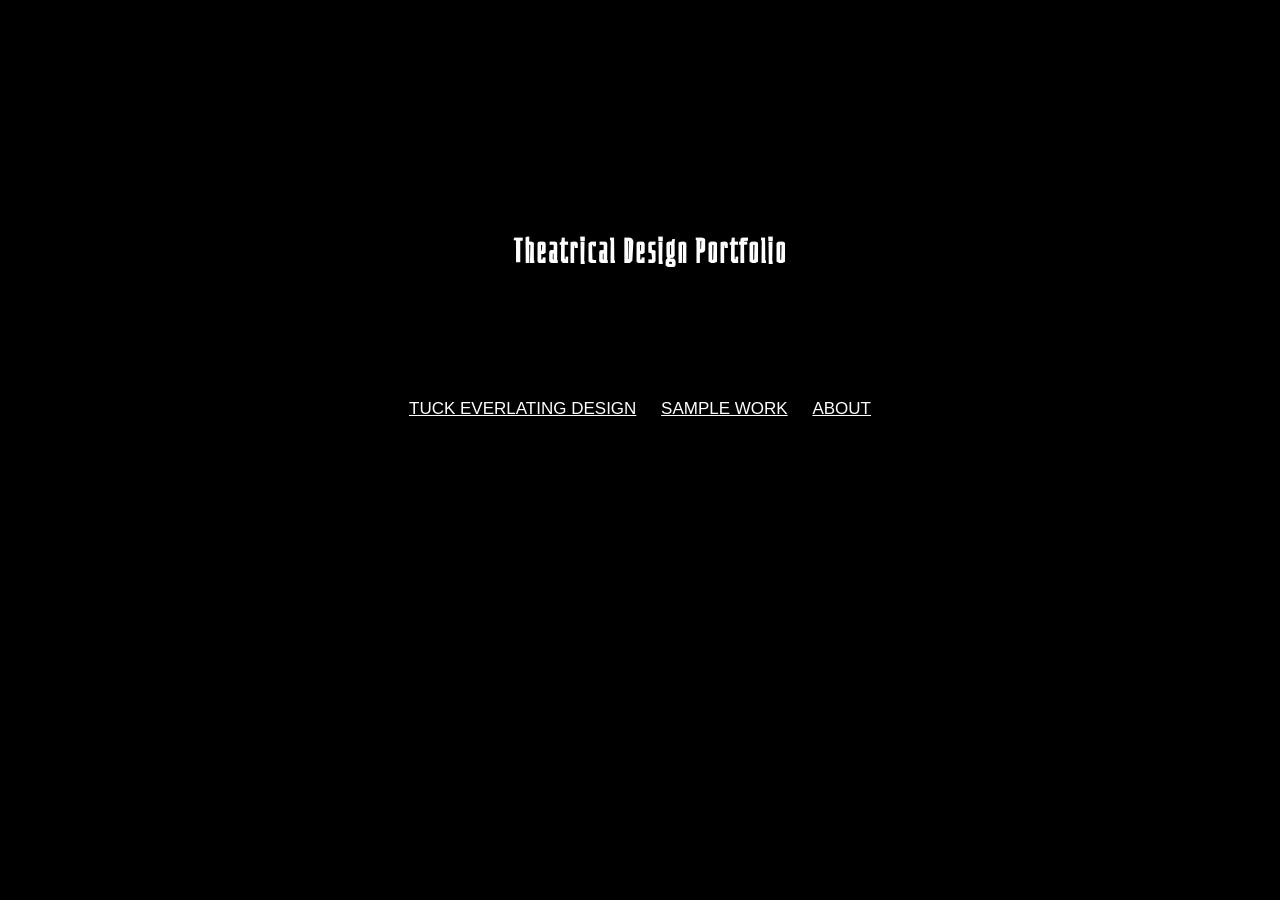
<file: index.html>
<!DOCTYPE html>
<html lang="en">
<head>
    <meta charset="UTF-8">
    <meta name="viewport" content="width=device-width, initial-scale=1.0">
    <meta http-equiv="X-UA-Compatible" content="ie=edge">
    <title> HOME </title>
    <link rel="stylesheet" href="./style.css">
    <link rel="icon" href="./favicon.ico" type="image/x-icon">
    <style>
        body {
            background-color: #000;
            margin: 0;
            padding: 0;
            color: #fff;
            width: 100%;
            height: auto;
            text-align: center;
        }
        a{
           padding: 10px;
            color: #fff;
        }
        img{
            width: 100%;
        }
        
    </style>
    </head>
    <body>
        <div class="HOME">
            <h1 style="margin-top: 18%;">Theatrical Design Portfolio</h1>
           
        </div>
        <div style="margin-top: 10%;">
            <a href="tuckever.html">TUCK EVERLATING DESIGN</a> 
            <a href="https://bntuma.com/gallery.html">SAMPLE WORK</a>
            <a href="about.html">ABOUT</a>
            
        </div>
        
        
    </body>
</html>
</file>
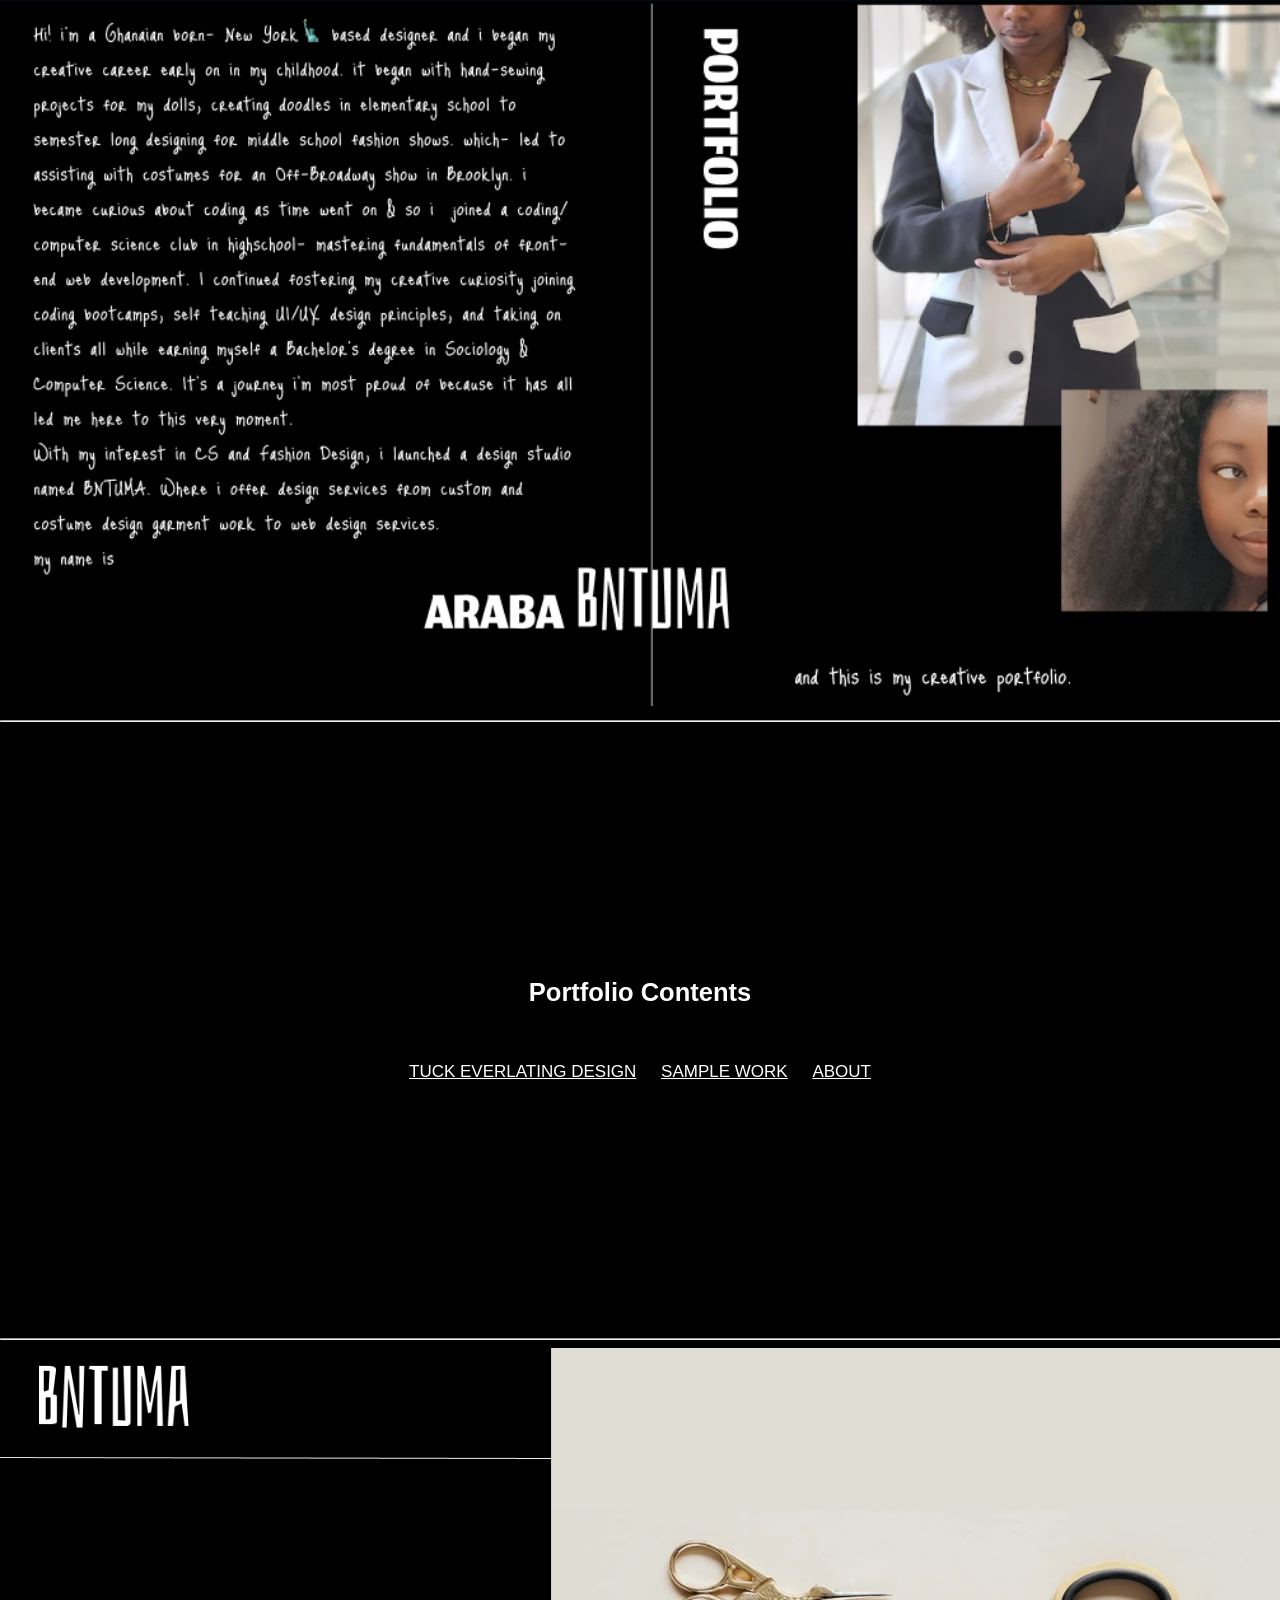
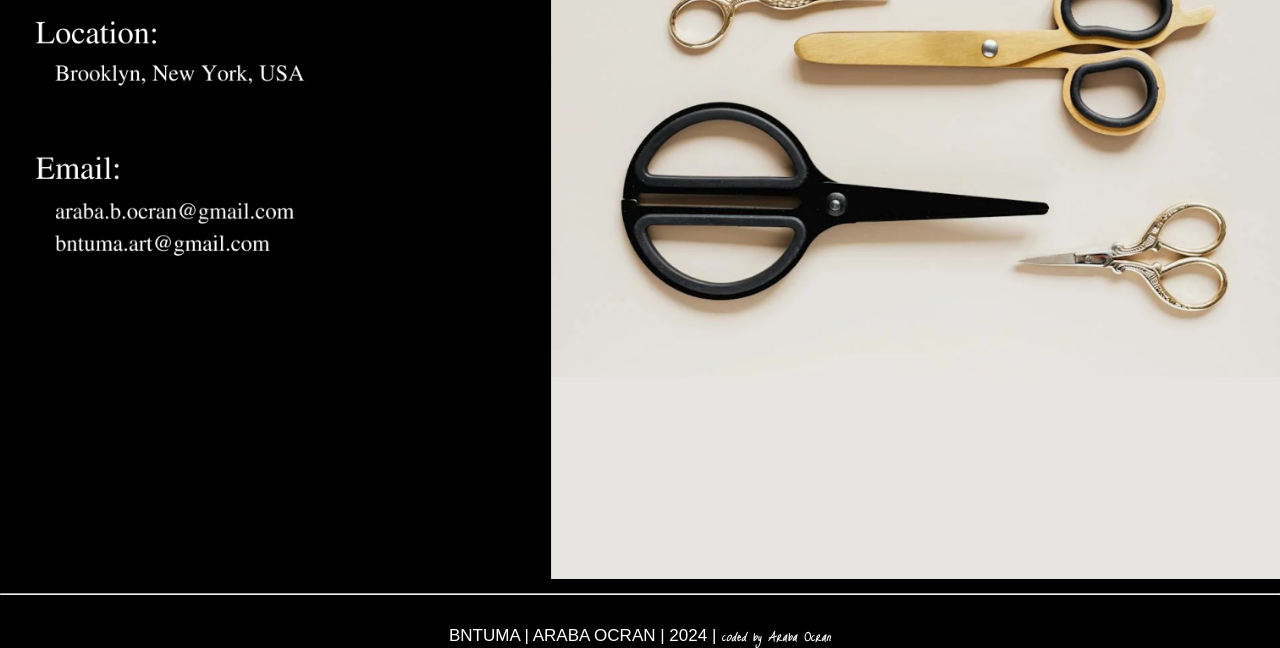
<file: about.html>
<!DOCTYPE html>
<html lang="en">
<head>
    <meta charset="UTF-8">
    <meta name="viewport" content="width=device-width, initial-scale=1.0">
    <meta http-equiv="X-UA-Compatible" content="ie=edge">
    <title> HOME </title>
    <link rel="stylesheet" href="./style.css">
    <link rel="icon" href="./favicon.ico" type="image/x-icon">
    
    <style>
        body{
            color: #fff;
        }
        a{
           padding: 10px;
            color: #fff;
        }
        img{
            width: 100%;
        }
        h2{
            color: #fff;
            text-align: center;
            margin-bottom: 55px
        }
        .pc{
            text-align: center;
        }
        .footer{
            text-align: center;
        }
    
    </style>
</head>
    
    <body>
        <img src="bio.png">
        <hr>
        <div class="pc" style="margin-top: 20%; margin-bottom: 20%;">
            <h2>Portfolio Contents</h2>
        
            <a href="tuckever.html">TUCK EVERLATING DESIGN</a> 
            <a href="https://bntuma.com/gallery.html">SAMPLE WORK</a>
            <a href="https://www.bntuma.com/about.html">ABOUT</a>
        
        </div>
        <hr>
        <img src="CONTACT.png">
        <div class="footer">
             <hr>
             <br> BNTUMA |  ARABA OCRAN | 2024  | <i style="color: #FFF; font-family: Just Me Again Down Here;"> coded by Araba Ocran</i> </div>
    </body>
    





</html>
</file>
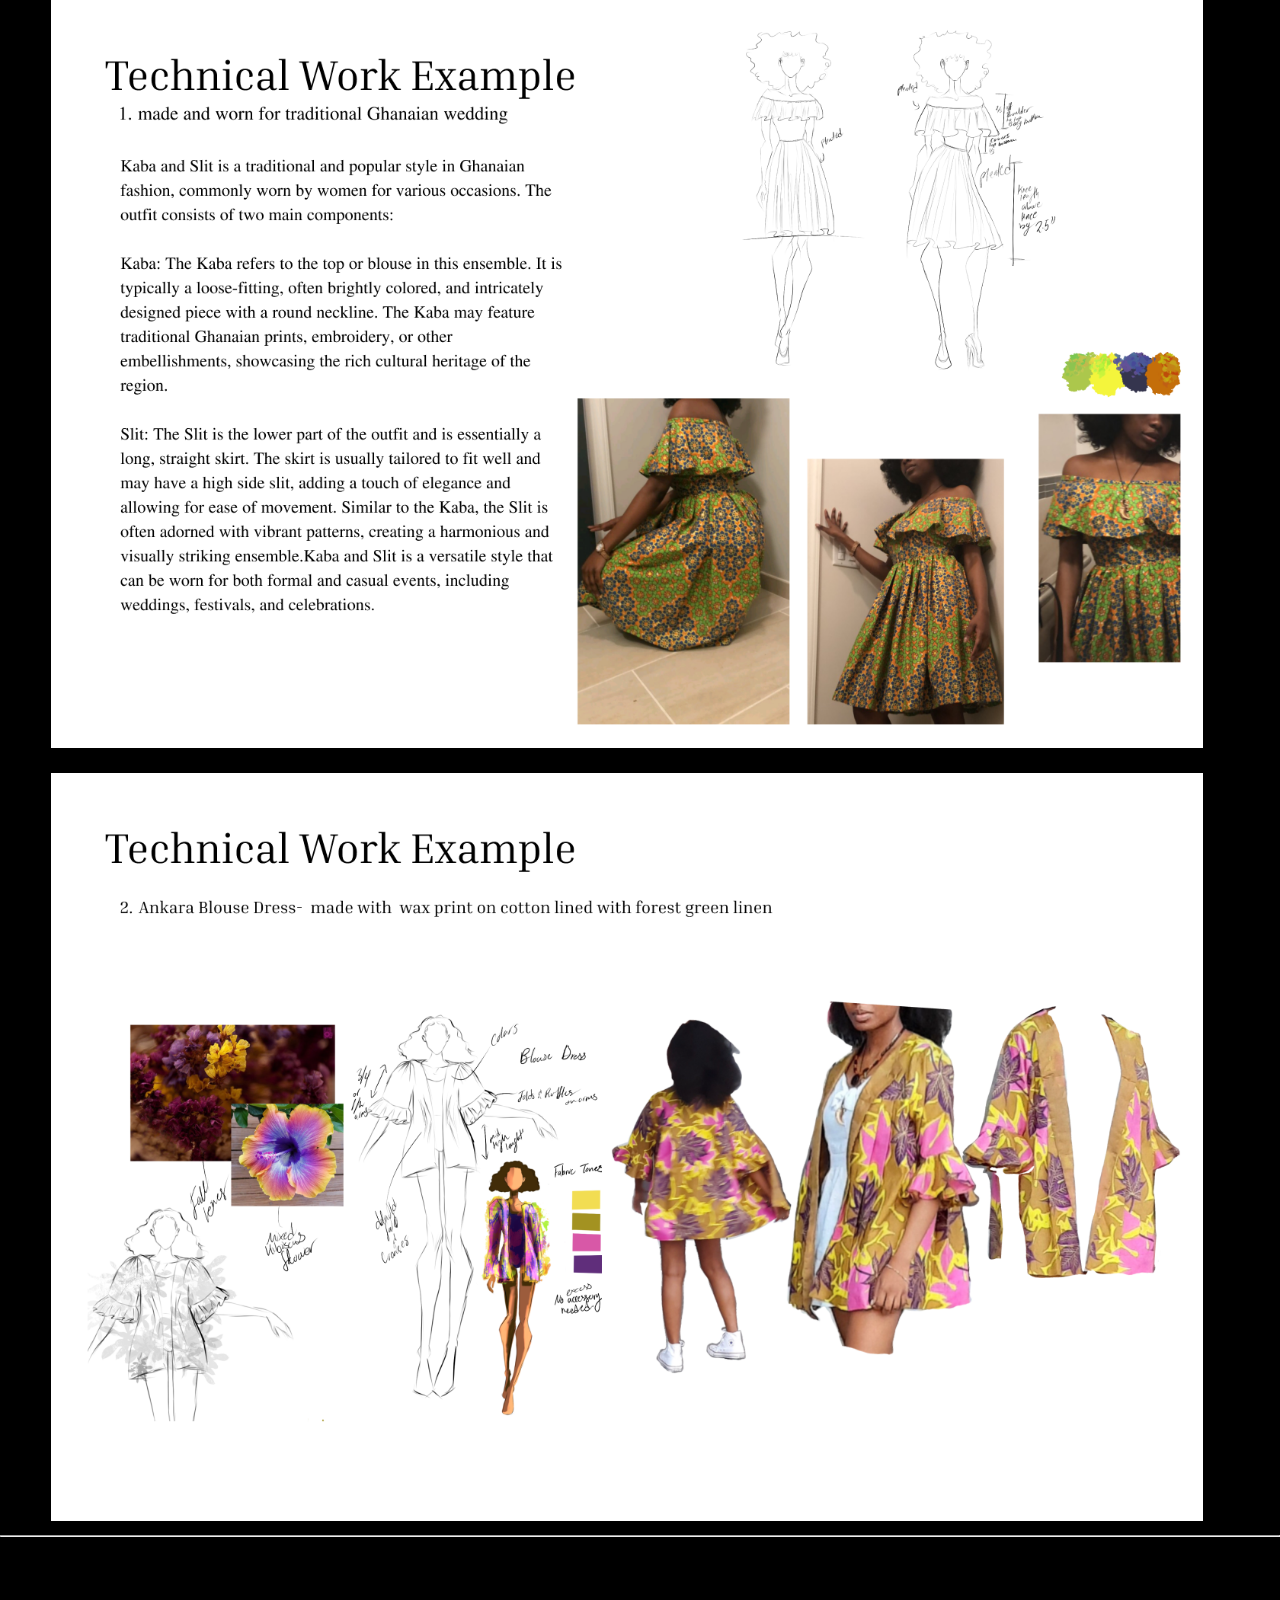
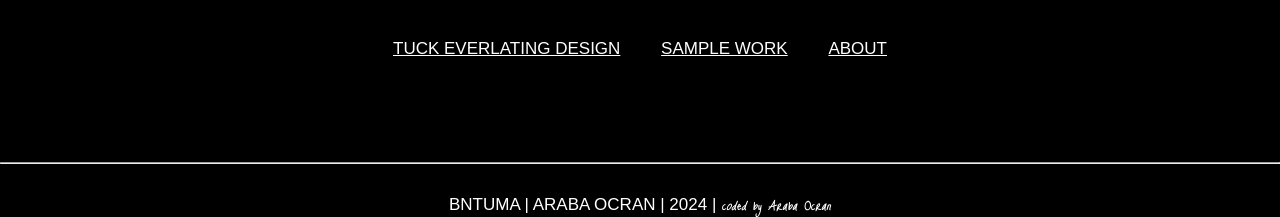
<file: sample.html>
<!DOCTYPE html>
<html lang="en">
<head>
    <meta charset="UTF-8">
    <meta name="viewport" content="width=device-width, initial-scale=1.0">
    <meta http-equiv="X-UA-Compatible" content="ie=edge">
    <title> HOME </title>
    <link rel="stylesheet" href="./style.css">
    <link rel="icon" href="./favicon.ico" type="image/x-icon">
    
    <style>
        background{
            color: #fff;
        }
        
        img{
            text-align: center;
            width: 90%;
            margin-left: 4%;
        }
        .footer{
            text-align: center;
            color: #fff;
        }
    
    
    </style>
</head>
    
    <body>
        <img src="sample1.png">
        <br><br>
        <img src="sample2.png">
        
        <!---<img src="">-->
        <hr>
        <div class="navigator">
        <a href="tuckever.html">TUCK EVERLATING DESIGN</a> 
            <a href="sample.html">SAMPLE WORK</a>
            <a href="about.html">ABOUT</a>
        </div>
        
         <div class="footer">
             <hr>
             <br> BNTUMA |  ARABA OCRAN | 2024  | <i style="color: #FFF; font-family: Just Me Again Down Here;"> coded by Araba Ocran</i> </div>
    
    
    </body>
    





</html>
</file>
<file: style.css>
@import url('https://fonts.googleapis.com/css2?family=Lancelot&display=swap');
@import url('https://fonts.googleapis.com/css2?family=Corben&display=swap');
@import url('https://fonts.googleapis.com/css2?family=Jomhuria&display=swap');
@import url('https://fonts.googleapis.com/css2?family=Bahianita&display=swap');
@import url('https://fonts.googleapis.com/css2?family=Just+Me+Again+Down+Here&display=swap');



* {
  box-sizing: border-box;
}

body {
  margin: 0;
  font-family: Arial;
  font-size: 17px;
background-color: #000;
}
h1{
font-family: 'Bahianita', sans-serif;
    color: #fff;
    letter-spacing: 2px;
    margin-left: 20px;
}

P{

}
.navigator{
    text-align: center;
    margin: 8%;
    color: #fff;
    padding: 
}
.navigator a{
    color: #fff;
    padding: 18px;
}
#myVideo {
  position: fixed;
  right: 0;
  bottom: 0;
  min-width: 100%; 
  min-height: 100%;
}
.content {
  position: absolute;
  bottom: 20%;
  background: rgba(0, 0, 0, 0.03);
  color: #f1f1f1;
  width: 100%;
  padding: 10px;
    text-align: center;
}
</file>
